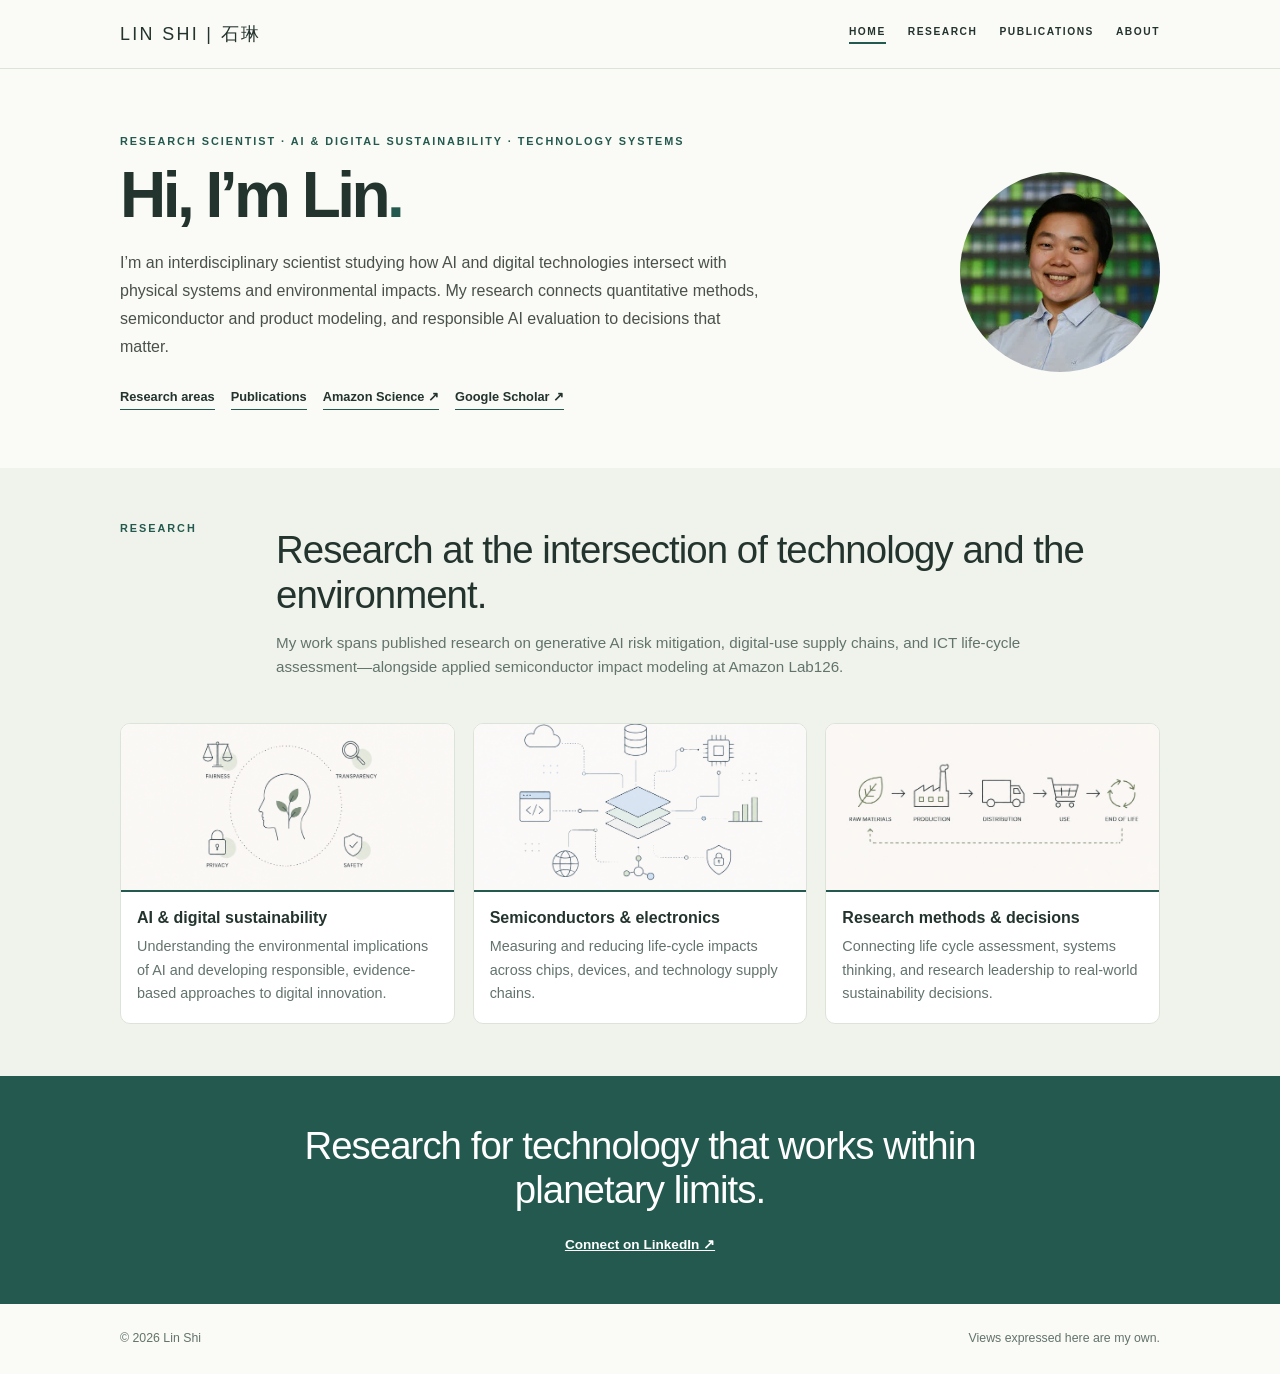
<file: index.html>
<!doctype html>
<html lang="en">
<head>
  <meta charset="utf-8" />
  <meta name="viewport" content="width=device-width, initial-scale=1" />
  <meta name="description" content="Lin Shi is a sustainability scientist working on responsible AI, life cycle assessment, and technology supply chains." />
  <meta name="theme-color" content="#FAFAF6" />
  <title>Lin Shi | Digital Sustainability</title>
  <link rel="stylesheet" href="assets/css/styles.css" />
</head>
<body>
<header>
  <div class="shell nav">
    <a class="brand" href="index.html">Lin Shi | &#30707;&#29747;</a>
    <nav aria-label="Main navigation">
      <a href="index.html">Home</a>
      <a href="research.html">Research</a>
      <a href="publications.html">Publications</a>
      <a href="about.html">About</a>
    </nav>
  </div>
</header>

<main>
  <section class="hero">
    <div class="shell hero-grid">
      <div>
        <div class="eyebrow">Research scientist · AI &amp; digital sustainability · Technology systems</div>
        <h1>Hi, I’m Lin<span class="accent">.</span></h1>
        <p class="lead">I’m an interdisciplinary scientist studying how AI and digital technologies intersect with physical systems and environmental impacts. My research connects quantitative methods, semiconductor and product modeling, and responsible AI evaluation to decisions that matter.</p>
        <div class="links">
          <a href="research.html">Research areas</a>
          <a href="publications.html">Publications</a>
          <a href="https://www.amazon.science/author/lin-shi" target="_blank" rel="noopener">Amazon Science &#8599;</a>
          <a href="https://scholar.google.com/citations?user=h-xFztAAAAAJ" target="_blank" rel="noopener">Google Scholar &#8599;</a>
        </div>
      </div>
      <img class="portrait" src="assets/images/headshot.jpg" alt="Portrait of Lin Shi" />
    </div>
  </section>

  <section class="research">
    <div class="shell">
      <div class="section-head">
        <div class="label">Research</div>
        <div>
          <h2>Research at the intersection of technology and the environment.</h2>
          <p class="intro">My work spans published research on generative AI risk mitigation, digital-use supply chains, and ICT life-cycle assessment—alongside applied semiconductor impact modeling at Amazon Lab126.</p>
        </div>
      </div>
      <div class="research-grid">
        <article class="research-card">
          <img class="research-image" src="assets/images/responsible-ai.jpg" alt="Responsible AI research" onerror="this.hidden=true">
          <div class="research-copy">
            <h3>AI &amp; digital sustainability</h3>
            <p>Understanding the environmental implications of AI and developing responsible, evidence-based approaches to digital innovation.</p>
          </div>
        </article>
        <article class="research-card">
          <img class="research-image" src="assets/images/digital-systems.jpg" alt="Digital systems research" onerror="this.hidden=true">
          <div class="research-copy">
            <h3>Semiconductors &amp; electronics</h3>
            <p>Measuring and reducing life-cycle impacts across chips, devices, and technology supply chains.</p>
          </div>
        </article>
        <article class="research-card">
          <img class="research-image" src="assets/images/technology-value-chains.jpg" alt="Technology value chains research" onerror="this.hidden=true">
          <div class="research-copy">
            <h3>Research methods &amp; decisions</h3>
            <p>Connecting life cycle assessment, systems thinking, and research leadership to real-world sustainability decisions.</p>
          </div>
        </article>
      </div>
    </div>
  </section>

  <section class="contact">
    <div class="shell">
      <h2>Research for technology that works within planetary limits.</h2>
      <a href="https://www.linkedin.com/in/linshi" target="_blank" rel="noopener">Connect on LinkedIn &#8599;</a>
    </div>
  </section>
</main>

<footer>
  <div class="shell footer">
    <span>&copy; <span id="year"></span> Lin Shi</span>
    <span>Views expressed here are my own.</span>
  </div>
</footer>
<script src="assets/js/main.js"></script>
</body>
</html>
</file>
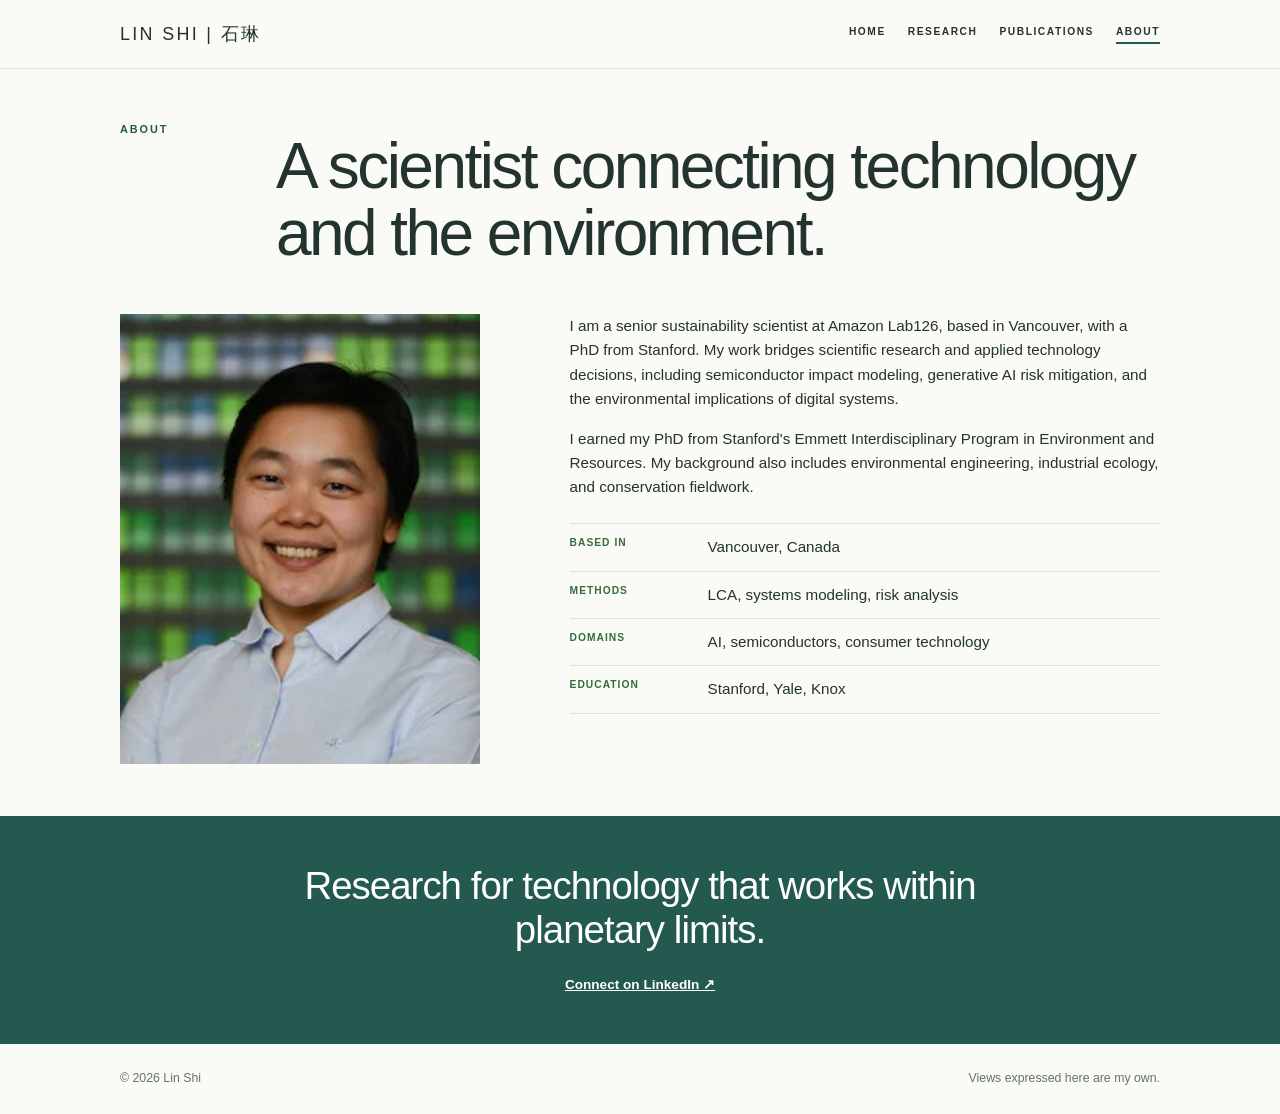
<file: about.html>
<!doctype html>
<html lang="en">
<head>
  <meta charset="utf-8" />
  <meta name="viewport" content="width=device-width, initial-scale=1" />
  <meta name="description" content="About Lin Shi — sustainability scientist at Amazon Lab126 working at the intersection of technology, supply chains, and responsible AI." />
  <meta name="theme-color" content="#FAFAF6" />
  <title>About | Lin Shi</title>
  <link rel="stylesheet" href="assets/css/styles.css" />
</head>
<body>
<header>
  <div class="shell nav">
    <a class="brand" href="index.html">Lin Shi | &#30707;&#29747;</a>
    <nav aria-label="Main navigation">
      <a href="index.html">Home</a>
      <a href="research.html">Research</a>
      <a href="publications.html">Publications</a>
      <a href="about.html">About</a>
    </nav>
  </div>
</header>

<main>
  <section>
    <div class="shell">
      <div class="section-head">
        <div class="label">About</div>
        <div>
          <h1>A scientist connecting technology and the environment.</h1>
        </div>
      </div>
      <div class="about-grid">
        <img class="about-photo" src="assets/images/about.jpg" alt="Lin Shi" onerror="this.onerror=null;this.src='assets/images/headshot.jpg'">
        <div class="about-copy">
          <p>I am a senior sustainability scientist at Amazon Lab126, based in Vancouver, with a PhD from Stanford. My work bridges scientific research and applied technology decisions, including semiconductor impact modeling, generative AI risk mitigation, and the environmental implications of digital systems.</p>
          <p>I earned my PhD from Stanford's Emmett Interdisciplinary Program in Environment and Resources. My background also includes environmental engineering, industrial ecology, and conservation fieldwork.</p>
          <div class="facts">
            <div class="fact"><strong>Based in</strong><span>Vancouver, Canada</span></div>
            <div class="fact"><strong>Methods</strong><span>LCA, systems modeling, risk analysis</span></div>
            <div class="fact"><strong>Domains</strong><span>AI, semiconductors, consumer technology</span></div>
            <div class="fact"><strong>Education</strong><span>Stanford, Yale, Knox</span></div>
          </div>
        </div>
      </div>
    </div>
  </section>

  <section class="contact">
    <div class="shell">
      <h2>Research for technology that works within planetary limits.</h2>
      <a href="https://www.linkedin.com/in/linshi" target="_blank" rel="noopener">Connect on LinkedIn &#8599;</a>
    </div>
  </section>
</main>

<footer>
  <div class="shell footer">
    <span>&copy; <span id="year"></span> Lin Shi</span>
    <span>Views expressed here are my own.</span>
  </div>
</footer>
<script src="assets/js/main.js"></script>
</body>
</html>
</file>
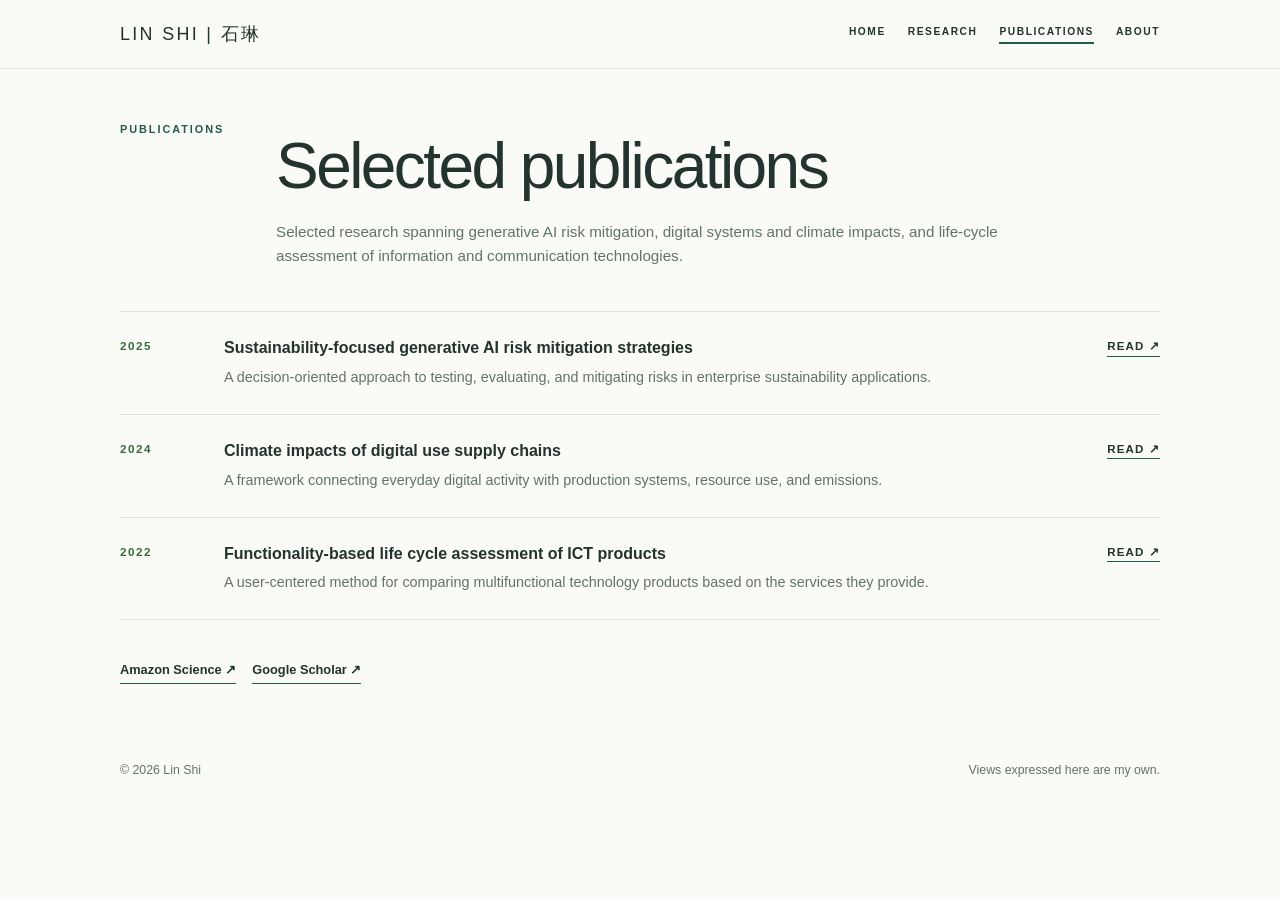
<file: publications.html>
<!doctype html>
<html lang="en">
<head>
  <meta charset="utf-8" />
  <meta name="viewport" content="width=device-width, initial-scale=1" />
  <meta name="description" content="Publications by Lin Shi on responsible AI, digital sustainability, and technology life cycle assessment." />
  <meta name="theme-color" content="#FAFAF6" />
  <title>Publications | Lin Shi</title>
  <link rel="stylesheet" href="assets/css/styles.css" />
</head>
<body>
<header>
  <div class="shell nav">
    <a class="brand" href="index.html">Lin Shi | &#30707;&#29747;</a>
    <nav aria-label="Main navigation">
      <a href="index.html">Home</a>
      <a href="research.html">Research</a>
      <a href="publications.html">Publications</a>
      <a href="about.html">About</a>
    </nav>
  </div>
</header>

<main>
  <section>
    <div class="shell">
      <div class="section-head">
        <div class="label">Publications</div>
        <div>
          <h1>Selected publications</h1>
          <p class="intro">Selected research spanning generative AI risk mitigation, digital systems and climate impacts, and life-cycle assessment of information and communication technologies.</p>
        </div>
      </div>
      <div class="work-list">
        <article class="work-item">
          <div class="year">2025</div>
          <div>
            <h3>Sustainability-focused generative AI risk mitigation strategies</h3>
            <p>A decision-oriented approach to testing, evaluating, and mitigating risks in enterprise sustainability applications.</p>
          </div>
          <a href="https://www.amazon.science/publications/sustainability-focused-generative-ai-risk-mitigation-strategies" target="_blank" rel="noopener">Read &#8599;</a>
        </article>
        <article class="work-item">
          <div class="year">2024</div>
          <div>
            <h3>Climate impacts of digital use supply chains</h3>
            <p>A framework connecting everyday digital activity with production systems, resource use, and emissions.</p>
          </div>
          <a href="https://www.gsb.stanford.edu/faculty-research/publications/climate-impacts-digital-use-supply-chains" target="_blank" rel="noopener">Read &#8599;</a>
        </article>
        <article class="work-item">
          <div class="year">2022</div>
          <div>
            <h3>Functionality-based life cycle assessment of ICT products</h3>
            <p>A user-centered method for comparing multifunctional technology products based on the services they provide.</p>
          </div>
          <a href="https://doi.org/10.1111/jiec.13240" target="_blank" rel="noopener">Read &#8599;</a>
        </article>
      </div>
      <div class="links" style="margin-top:40px;">
        <a href="https://www.amazon.science/author/lin-shi" target="_blank" rel="noopener">Amazon Science &#8599;</a>
        <a href="https://scholar.google.com/citations?user=h-xFztAAAAAJ" target="_blank" rel="noopener">Google Scholar &#8599;</a>
      </div>
    </div>
  </section>
</main>

<footer>
  <div class="shell footer">
    <span>&copy; <span id="year"></span> Lin Shi</span>
    <span>Views expressed here are my own.</span>
  </div>
</footer>
<script src="assets/js/main.js"></script>
</body>
</html>
</file>
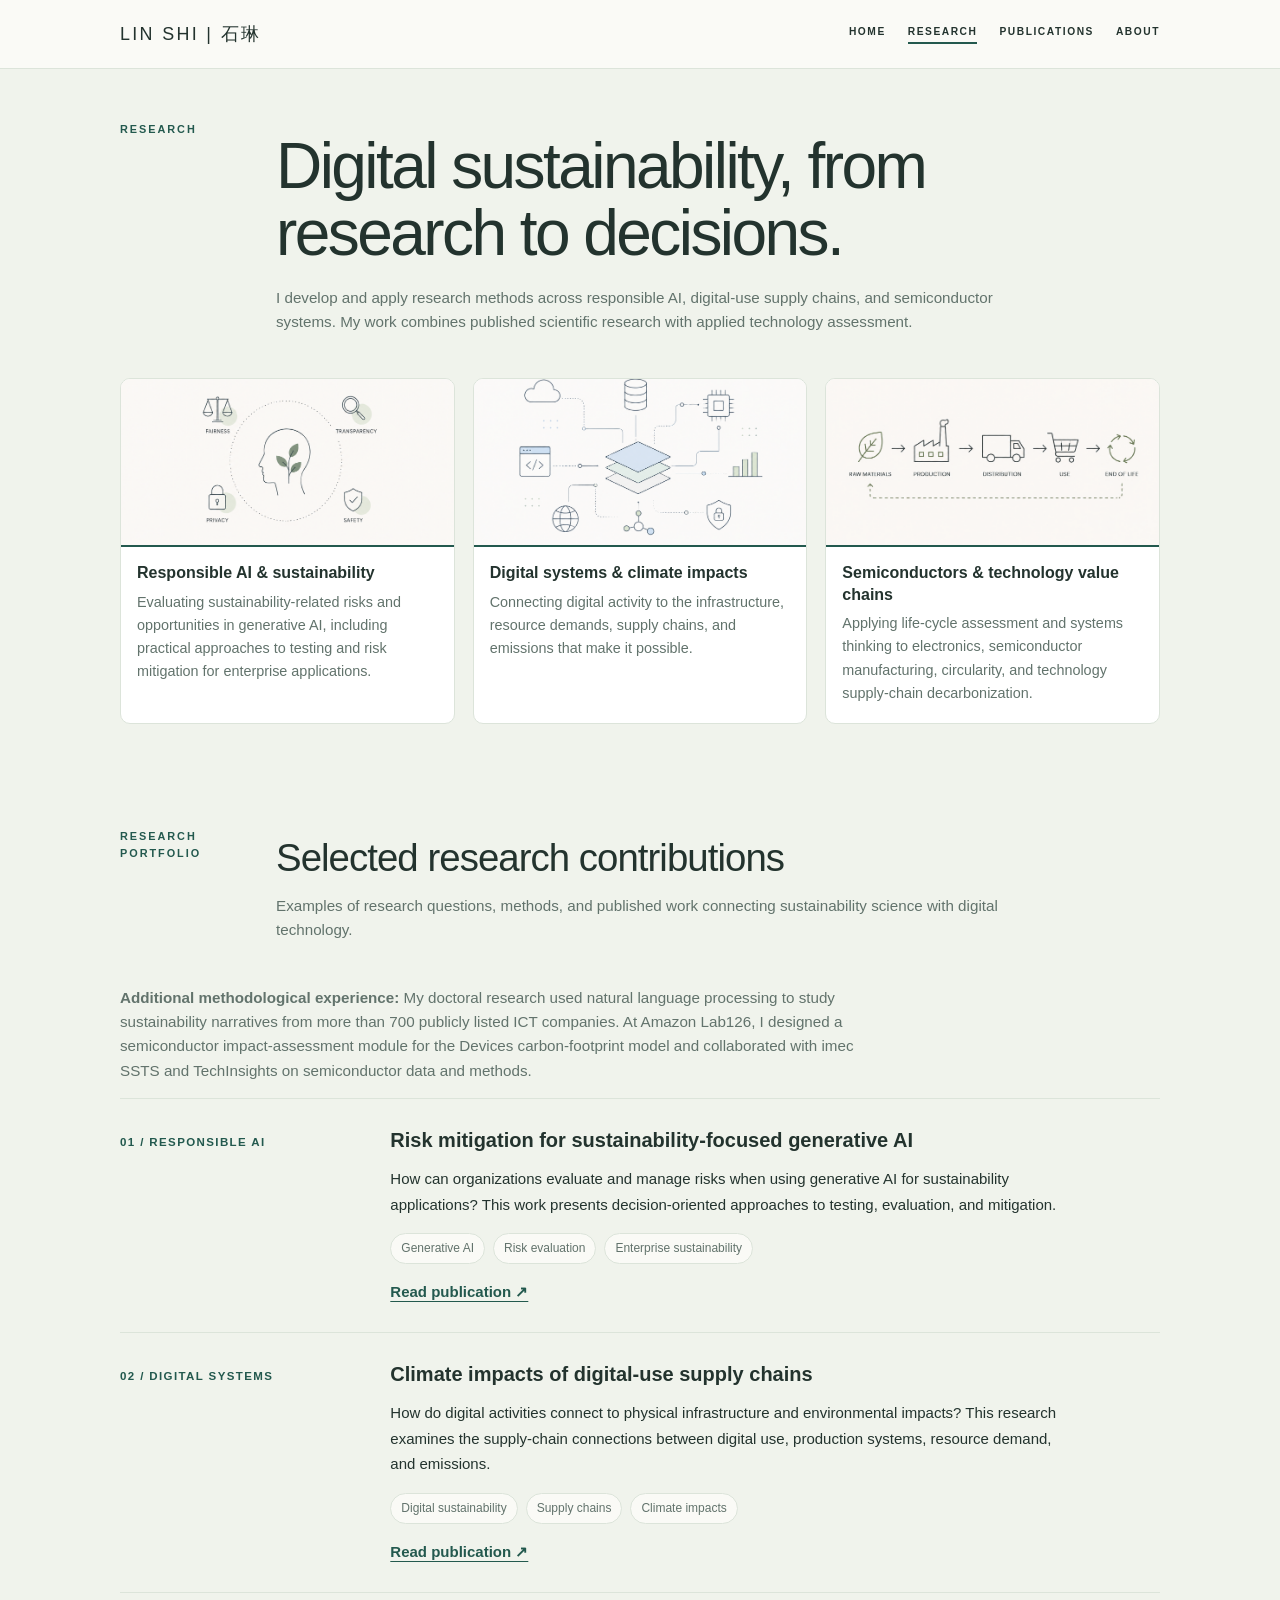
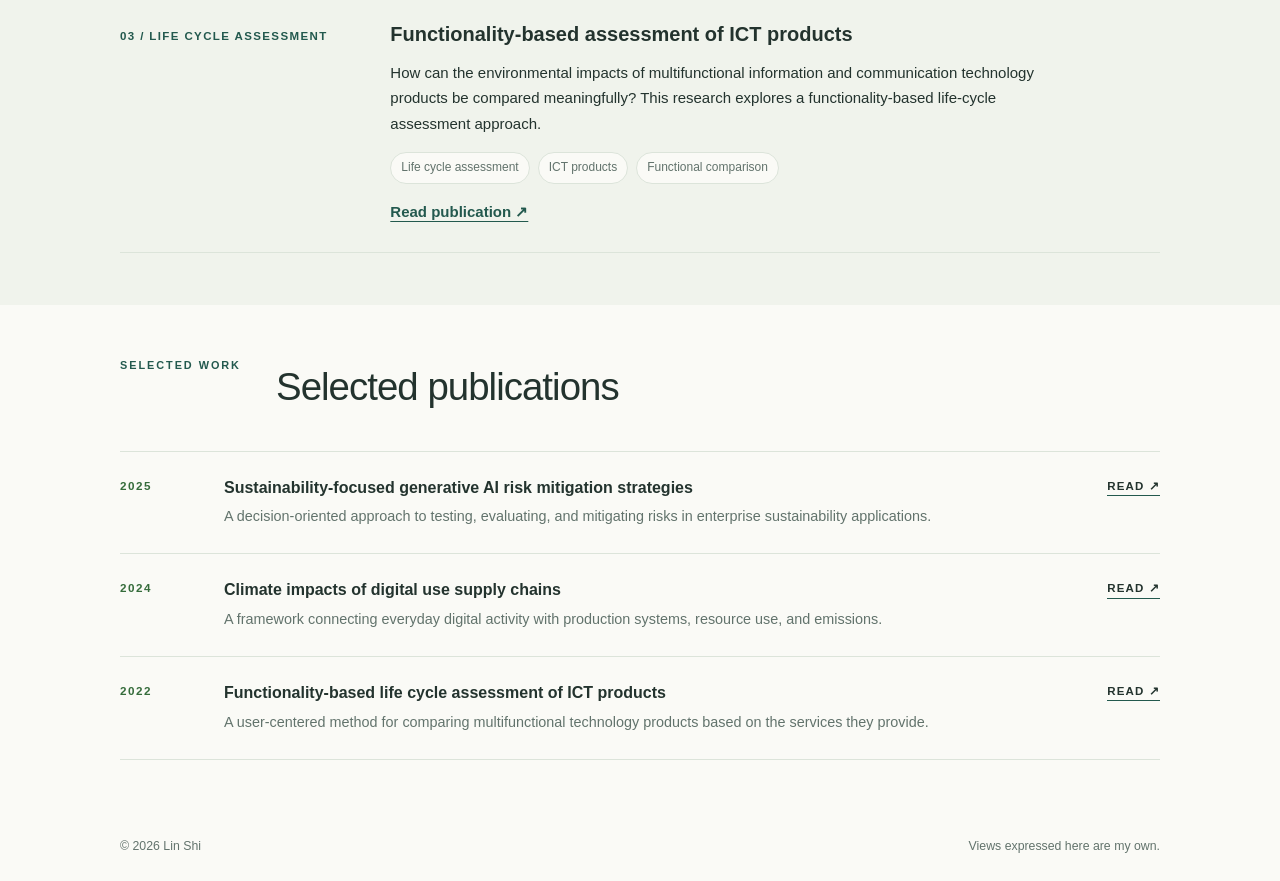
<file: research.html>
<!doctype html>
<html lang="en">
<head>
  <meta charset="utf-8" />
  <meta name="viewport" content="width=device-width, initial-scale=1" />
  <meta name="description" content="Research areas of Lin Shi — responsible AI, digital systems, and technology value chains." />
  <meta name="theme-color" content="#FAFAF6" />
  <title>Research | Lin Shi</title>
  <link rel="stylesheet" href="assets/css/styles.css" />
</head>
<body>
<header>
  <div class="shell nav">
    <a class="brand" href="index.html">Lin Shi | &#30707;&#29747;</a>
    <nav aria-label="Main navigation">
      <a href="index.html">Home</a>
      <a href="research.html">Research</a>
      <a href="publications.html">Publications</a>
      <a href="about.html">About</a>
    </nav>
  </div>
</header>

<main>
  <section class="research">
    <div class="shell">
      <div class="section-head">
        <div class="label">Research</div>
        <div>
          <h1>Digital sustainability, from research to decisions.</h1>
          <p class="intro">I develop and apply research methods across responsible AI, digital-use supply chains, and semiconductor systems. My work combines published scientific research with applied technology assessment.</p>
        </div>
      </div>
      <div class="research-grid">
        <article class="research-card">
          <img class="research-image" src="assets/images/responsible-ai.jpg" alt="Responsible AI research" onerror="this.hidden=true">
          <div class="research-copy">
            <h3>Responsible AI &amp; sustainability</h3>
            <p>Evaluating sustainability-related risks and opportunities in generative AI, including practical approaches to testing and risk mitigation for enterprise applications.</p>
          </div>
        </article>
        <article class="research-card">
          <img class="research-image" src="assets/images/digital-systems.jpg" alt="Digital systems research" onerror="this.hidden=true">
          <div class="research-copy">
            <h3>Digital systems &amp; climate impacts</h3>
            <p>Connecting digital activity to the infrastructure, resource demands, supply chains, and emissions that make it possible.</p>
          </div>
        </article>
        <article class="research-card">
          <img class="research-image" src="assets/images/technology-value-chains.jpg" alt="Technology value chains research" onerror="this.hidden=true">
          <div class="research-copy">
            <h3>Semiconductors &amp; technology value chains</h3>
            <p>Applying life-cycle assessment and systems thinking to electronics, semiconductor manufacturing, circularity, and technology supply-chain decarbonization.</p>
          </div>
        </article>
      </div>
    </div>
  </section>

  <section class="project-section" aria-labelledby="projects-title">
    <div class="shell">
      <div class="section-head">
        <div class="label">Research portfolio</div>
        <div>
          <h2 id="projects-title">Selected research contributions</h2>
          <p class="intro">Examples of research questions, methods, and published work connecting sustainability science with digital technology.</p>
        </div>
      </div>
      <p class="intro"><strong>Additional methodological experience:</strong> My doctoral research used natural language processing to study sustainability narratives from more than 700 publicly listed ICT companies. At Amazon Lab126, I designed a semiconductor impact-assessment module for the Devices carbon-footprint model and collaborated with imec SSTS and TechInsights on semiconductor data and methods.</p>
      <div class="project-list">
        <article class="project">
          <div class="project-index">01 / RESPONSIBLE AI</div>
          <div>
            <h3>Risk mitigation for sustainability-focused generative AI</h3>
            <p>How can organizations evaluate and manage risks when using generative AI for sustainability applications? This work presents decision-oriented approaches to testing, evaluation, and mitigation.</p>
            <div class="project-tags"><span>Generative AI</span><span>Risk evaluation</span><span>Enterprise sustainability</span></div>
            <a href="https://www.amazon.science/publications/sustainability-focused-generative-ai-risk-mitigation-strategies" target="_blank" rel="noopener noreferrer">Read publication &#8599;</a>
          </div>
        </article>
        <article class="project">
          <div class="project-index">02 / DIGITAL SYSTEMS</div>
          <div>
            <h3>Climate impacts of digital-use supply chains</h3>
            <p>How do digital activities connect to physical infrastructure and environmental impacts? This research examines the supply-chain connections between digital use, production systems, resource demand, and emissions.</p>
            <div class="project-tags"><span>Digital sustainability</span><span>Supply chains</span><span>Climate impacts</span></div>
            <a href="https://www.gsb.stanford.edu/faculty-research/publications/climate-impacts-digital-use-supply-chains" target="_blank" rel="noopener noreferrer">Read publication &#8599;</a>
          </div>
        </article>
        <article class="project">
          <div class="project-index">03 / LIFE CYCLE ASSESSMENT</div>
          <div>
            <h3>Functionality-based assessment of ICT products</h3>
            <p>How can the environmental impacts of multifunctional information and communication technology products be compared meaningfully? This research explores a functionality-based life-cycle assessment approach.</p>
            <div class="project-tags"><span>Life cycle assessment</span><span>ICT products</span><span>Functional comparison</span></div>
            <a href="https://doi.org/10.1111/jiec.13240" target="_blank" rel="noopener noreferrer">Read publication &#8599;</a>
          </div>
        </article>
      </div>
    </div>
  </section>

  <section>
    <div class="shell">
      <div class="section-head">
        <div class="label">Selected work</div>
        <div>
          <h2>Selected publications</h2>
        </div>
      </div>
      <div class="work-list">
        <article class="work-item">
          <div class="year">2025</div>
          <div>
            <h3>Sustainability-focused generative AI risk mitigation strategies</h3>
            <p>A decision-oriented approach to testing, evaluating, and mitigating risks in enterprise sustainability applications.</p>
          </div>
          <a href="https://www.amazon.science/publications/sustainability-focused-generative-ai-risk-mitigation-strategies" target="_blank" rel="noopener">Read &#8599;</a>
        </article>
        <article class="work-item">
          <div class="year">2024</div>
          <div>
            <h3>Climate impacts of digital use supply chains</h3>
            <p>A framework connecting everyday digital activity with production systems, resource use, and emissions.</p>
          </div>
          <a href="https://www.gsb.stanford.edu/faculty-research/publications/climate-impacts-digital-use-supply-chains" target="_blank" rel="noopener">Read &#8599;</a>
        </article>
        <article class="work-item">
          <div class="year">2022</div>
          <div>
            <h3>Functionality-based life cycle assessment of ICT products</h3>
            <p>A user-centered method for comparing multifunctional technology products based on the services they provide.</p>
          </div>
          <a href="https://doi.org/10.1111/jiec.13240" target="_blank" rel="noopener">Read &#8599;</a>
        </article>
      </div>
    </div>
  </section>
</main>

<footer>
  <div class="shell footer">
    <span>&copy; <span id="year"></span> Lin Shi</span>
    <span>Views expressed here are my own.</span>
  </div>
</footer>
<script src="assets/js/main.js"></script>
</body>
</html>
</file>
<file: assets/css/styles.css>
/* === Variables & Reset === */
:root {
  --green: #23594e;
  --ink: #23332e;
  --muted: #62736c;
  --paper: #fafaf6;
  --soft: #f0f3ec;
  --line: #dce4da;
  --max: 1040px;
}

* { box-sizing: border-box; }
html { scroll-behavior: smooth; }

body {
  margin: 0;
  background: var(--paper);
  color: var(--ink);
  font-family: "Avenir Next", Avenir, "Helvetica Neue", Arial, sans-serif;
  line-height: 1.6;
  font-size: 15px;
}

a { color: inherit; }

img {
  max-width: 100%;
  height: auto;
}

.shell {
  width: min(calc(100% - 40px), var(--max));
  margin: auto;
}

/* === Header & Navigation === */
header { background: var(--paper); color: var(--ink); border-bottom: 1px solid var(--line); }

.nav {
  min-height: 68px;
  display: flex;
  align-items: center;
  justify-content: space-between;
  gap: 24px;
}

.brand {
  font-size: 1.12rem;
  letter-spacing: .13em;
  text-transform: uppercase;
  text-decoration: none;
  white-space: nowrap;
}

nav { display: flex; gap: 22px; }

nav a {
  text-decoration: none;
  text-transform: uppercase;
  letter-spacing: .15em;
  font-size: .64rem;
  font-weight: 700;
}

nav a.active {
  border-bottom: 2px solid var(--green);
  padding-bottom: 2px;
}

/* === Typography === */
.eyebrow, .label {
  text-transform: uppercase;
  letter-spacing: .18em;
  font-size: .68rem;
  font-weight: 800;
  color: var(--green);
}

h1, h2, h3, p { margin-top: 0; }

h1 {
  font-size: clamp(2.25rem, 5vw, 4.25rem);
  font-weight: 400;
  line-height: 1.04;
  letter-spacing: -.04em;
  margin: 12px 0 20px;
}

h2 {
  font-size: clamp(1.55rem, 3vw, 2.55rem);
  font-weight: 400;
  line-height: 1.15;
  letter-spacing: -.025em;
  margin: 8px 0 14px;
}

h3 {
  font-size: 1rem;
  line-height: 1.35;
  margin-bottom: 7px;
}

.lead {
  font-size: 1rem;
  color: #49514b;
  max-width: 680px;
}

/* === Sections === */
section { padding: 52px 0; }

.section-head {
  display: grid;
  grid-template-columns: 130px 1fr;
  gap: 26px;
  margin-bottom: 28px;
}

.intro {
  font-size: .95rem;
  color: var(--muted);
  max-width: 760px;
}

/* === Hero === */
.hero { padding: 64px 0 58px; }

.hero-grid {
  display: grid;
  grid-template-columns: 1.6fr .4fr;
  gap: 40px;
  align-items: center;
}

.portrait {
  width: 100%;
  max-width: 210px;
  aspect-ratio: 1/1;
  border-radius: 50%;
  object-fit: cover;
  display: block;
  margin-left: auto;
  height: auto;
}

.links {
  display: flex;
  flex-wrap: wrap;
  gap: 16px;
  margin-top: 26px;
}

.links a {
  text-decoration: none;
  border-bottom: 1px solid var(--green);
  padding-bottom: 2px;
  font-size: .8rem;
  font-weight: 700;
}

/* === Research Cards === */
.research { background: var(--soft); }

.research-grid {
  display: grid;
  grid-template-columns: repeat(3, 1fr);
  gap: 18px;
}

.research-card { background: #fff; border: 1px solid var(--line); border-radius: 10px; overflow: hidden; }

.research-image {
  width: 100%;
  max-width: 100%;
  height: auto;
  aspect-ratio: 16/10;
  object-fit: cover;
  display: block;
}

.research-copy {
  border-top: 2px solid var(--green);
  padding: 15px 16px 18px;
}

.research-card p {
  color: var(--muted);
  margin-bottom: 0;
  font-size: .9rem;
}

/* === Work List === */
.work-list { border-top: 1px solid var(--line); }

.work-item {
  display: grid;
  grid-template-columns: 80px 1fr auto;
  gap: 24px;
  padding: 25px 0;
  border-bottom: 1px solid var(--line);
  align-items: start;
}

.year {
  color: #356c3b;
  font-size: .73rem;
  font-weight: 800;
  letter-spacing: .13em;
}

.work-item p {
  color: var(--muted);
  margin-bottom: 0;
  font-size: .9rem;
}

.work-item a {
  text-decoration: none;
  white-space: nowrap;
  border-bottom: 1px solid var(--green);
  font-size: .72rem;
  font-weight: 800;
  text-transform: uppercase;
  letter-spacing: .1em;
}

/* === Image Band === */
.image-band {
  display: grid;
  grid-template-columns: 1.35fr .85fr;
  gap: 18px;
  margin-top: 44px;
}

.image-band img {
  width: 100%;
  height: auto;
  min-height: 200px;
  max-height: 340px;
  object-fit: cover;
  display: block;
}

.image-band img[hidden] { display: none; }

/* === About === */
.about-grid {
  display: grid;
  grid-template-columns: .8fr 1.2fr;
  gap: 56px;
  align-items: start;
}

.about-photo {
  width: 100%;
  max-width: 360px;
  aspect-ratio: 4/5;
  object-fit: cover;
  display: block;
}

.about-copy { font-size: .95rem; }

.facts {
  margin-top: 24px;
  border-top: 1px solid var(--line);
}

.fact {
  display: grid;
  grid-template-columns: 120px 1fr;
  gap: 18px;
  padding: 11px 0;
  border-bottom: 1px solid var(--line);
}

.fact strong {
  text-transform: uppercase;
  letter-spacing: .1em;
  font-size: .64rem;
  color: #356c3b;
}

/* === Contact === */
.contact {
  background: var(--green);
  color: #fff;
  text-align: center;
  padding: 48px 0;
}

.contact h2 {
  max-width: 760px;
  margin: 0 auto 20px;
}

.contact a {
  font-weight: 800;
  font-size: .85rem;
}

/* === Footer === */
footer {
  padding: 25px 0;
  color: var(--muted);
  font-size: .77rem;
}

.footer {
  display: flex;
  justify-content: space-between;
  gap: 18px;
  flex-wrap: wrap;
}

/* === Responsive: Tablet === */
@media (max-width: 820px) {
  .shell { width: min(calc(100% - 28px), var(--max)); }
  .nav { min-height: 62px; gap: 12px; }
  .brand { font-size: .95rem; letter-spacing: .1em; }
  nav { gap: 13px; overflow-x: auto; white-space: nowrap; }
  nav a { font-size: .57rem; letter-spacing: .1em; }
  .hero-grid, .section-head, .about-grid { grid-template-columns: 1fr; }
  .hero-grid { gap: 30px; }
  .section-head { gap: 10px; margin-bottom: 30px; }
  .portrait { margin: 0; max-width: 180px; }
  .research-grid { grid-template-columns: 1fr 1fr; }
  .work-item { grid-template-columns: 1fr; gap: 7px; padding: 20px 0; }
  .work-item a { justify-self: start; }
  .image-band { grid-template-columns: 1fr; }
  .image-band img { min-height: 180px; max-height: 280px; }
  section { padding: 52px 0; }
  .hero { padding: 56px 0 50px; }
  .links { gap: 13px; margin-top: 22px; }
  .about-grid { gap: 30px; }
  .about-photo { max-width: 320px; }
  .fact { grid-template-columns: 95px 1fr; }
  .contact { padding: 48px 0; }
}

/* === Responsive: Mobile === */
@media (max-width: 560px) {
  body { font-size: 14px; }
  .nav { display: block; padding: 12px 0 10px; }
  .brand { display: block; margin-bottom: 8px; }
  nav { display: flex; gap: 15px; padding-bottom: 2px; }
  h1 { font-size: 2.15rem; }
  h2 { font-size: 1.65rem; }
  .lead { font-size: .95rem; }
  .portrait { max-width: 140px; }
  .links { flex-direction: row; align-items: flex-start; }
  .research-grid { grid-template-columns: 1fr; }
  .research-copy { padding: 15px 16px 18px; }
  .image-band { margin-top: 32px; }
  .image-band img { min-height: 160px; max-height: 240px; }
  .fact { grid-template-columns: 1fr; gap: 3px; }
  footer { font-size: .72rem; }
}

/* Warm, compact portfolio refresh */
.accent { color: var(--green); }
.hero h1 { font-weight: 550; letter-spacing: -.055em; }
.hero .lead { max-width: 640px; line-height: 1.75; }
.research-image { aspect-ratio: 16/8; }
nav a:hover, .links a:hover { color: var(--green); }
a:focus-visible { outline: 2px solid var(--green); outline-offset: 4px; }
@media (max-width: 820px) { .hero-grid { grid-template-columns: minmax(0,1fr) 160px; gap: 18px; } }
@media (max-width: 560px) { .hero-grid { grid-template-columns: minmax(0,1fr) 100px; align-items: start; } .portrait { max-width: 100px; } .hero { padding: 42px 0; } .hero h1 { font-size: 2.3rem; } .research-image { aspect-ratio: 16/7; } }

/* Selected research portfolio */
.project-section { background: var(--soft); }
.project-list { border-top: 1px solid var(--line); }
.project { display: grid; grid-template-columns: minmax(140px, 0.32fr) minmax(0, 1fr); gap: 24px; padding: 28px 0; border-bottom: 1px solid var(--line); }
.project-index { color: var(--green); font-size: .72rem; font-weight: 700; letter-spacing: .12em; padding-top: 6px; }
.project h3 { margin: 0 0 12px; font-size: 1.25rem; }
.project p { max-width: 690px; line-height: 1.7; margin: 0 0 16px; }
.project a { color: var(--green); font-weight: 600; text-decoration-thickness: 1px; text-underline-offset: 4px; }
.project-tags { display: flex; flex-wrap: wrap; gap: 8px; margin: 0 0 16px; }
.project-tags span { border: 1px solid var(--line); background: var(--paper); border-radius: 999px; padding: 5px 10px; font-size: .75rem; color: var(--muted); }
@media (max-width: 560px) { .project { grid-template-columns: 1fr; gap: 10px; } }
</file>
